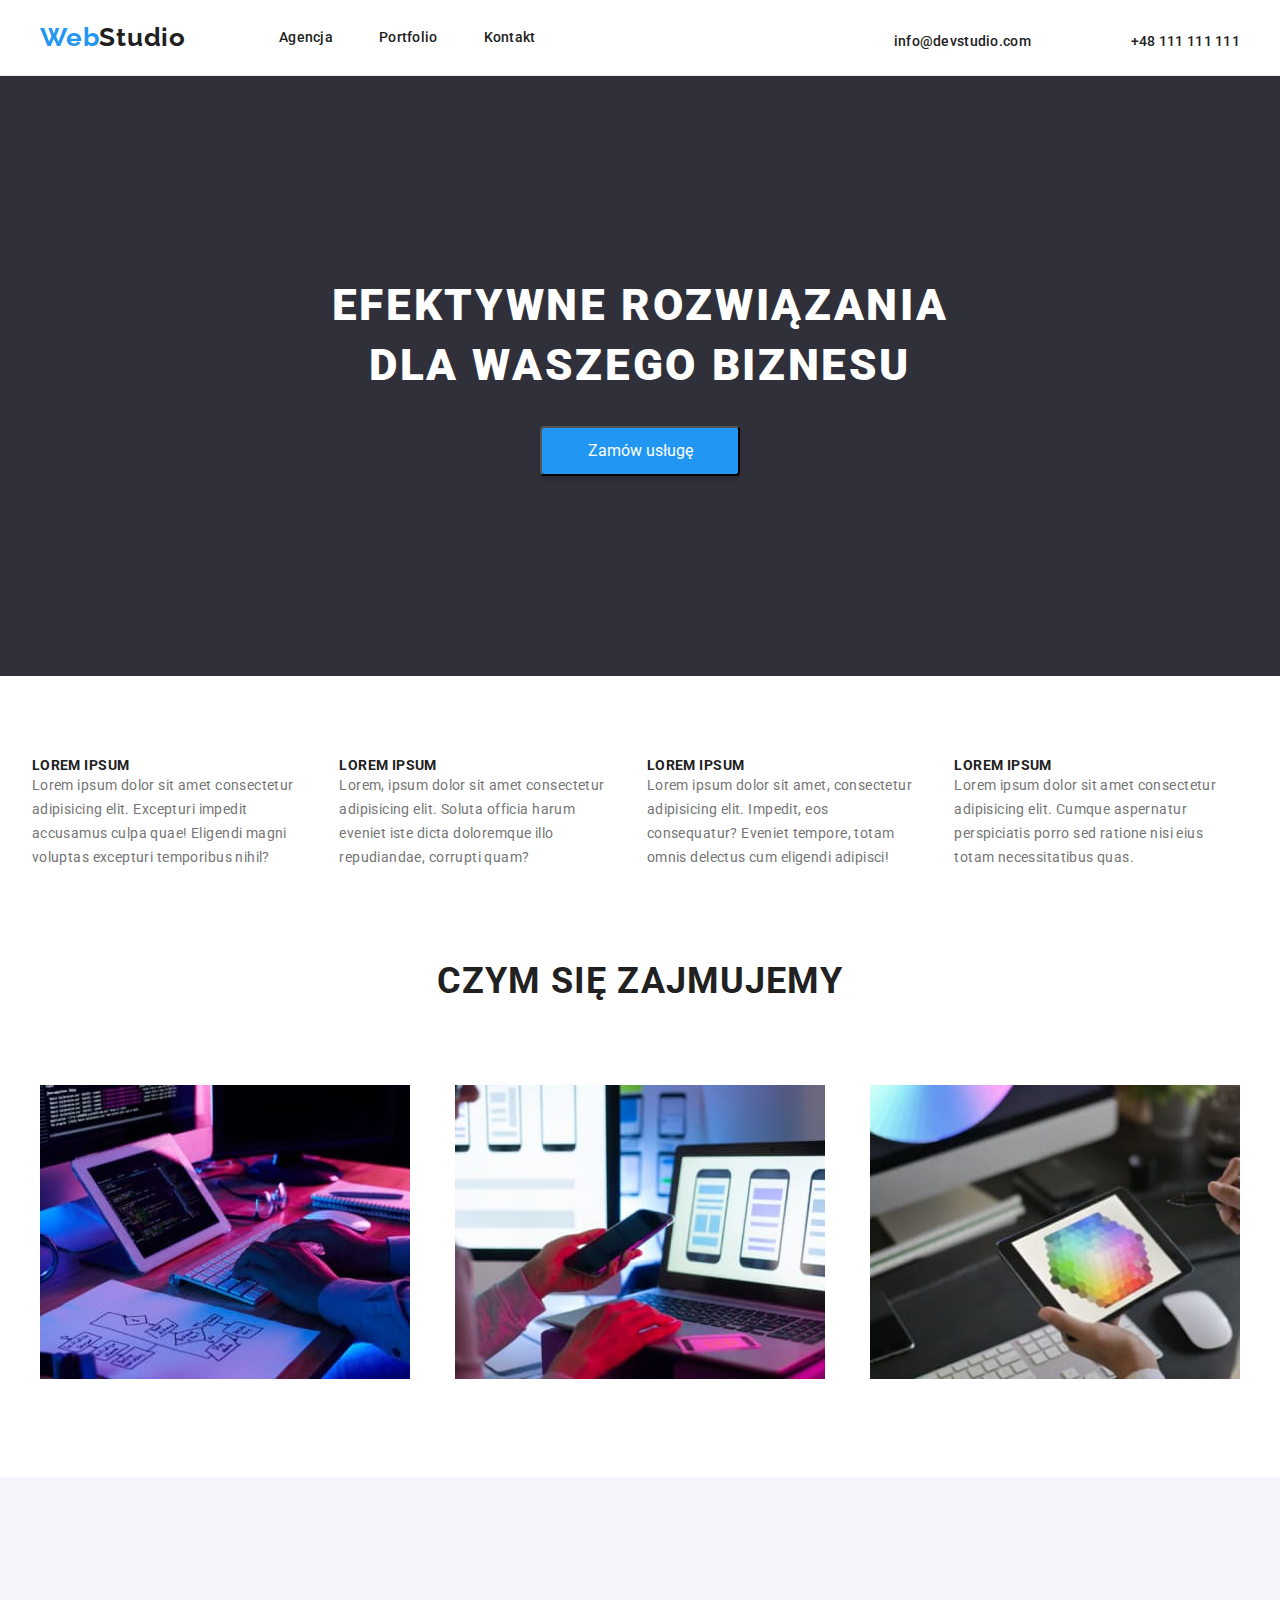
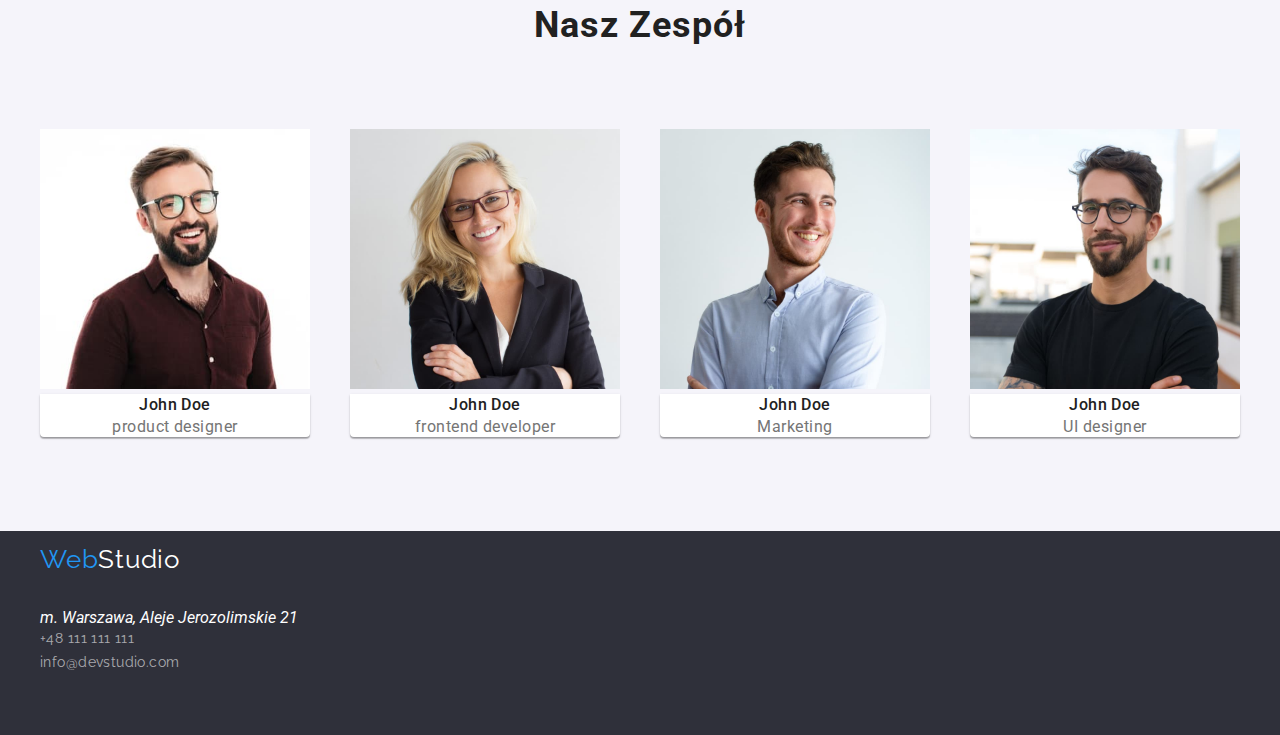
<file: index.html>
<!DOCTYPE html>
<html lang="pl">
  <head>
    <meta charset="UTF-8" />
    <meta http-equiv="X-UA-Compatible" content="IE=edge" />
    <meta name="viewport" content="width=device-width, initial-scale=1.0" />
    <link
      rel="stylesheet"
      href="https://cdnjs.cloudflare.com/ajax/libs/modern-normalize/1.0.0/modern-normalize.min.css"
    />
    <link rel="stylesheet" href="css/styles.css" />
    <link rel="preconnect" href="https://fonts.googleapis.com" />
    <link rel="preconnect" href="https://fonts.gstatic.com" crossorigin />
    <link
      href="https://fonts.googleapis.com/css2?family=Raleway:wght@700&family=Roboto:wght@400;500;700;900&display=swap"
      rel="stylesheet"
    />
    <title>Studio</title>
  </head>
  <body>
    <header>
      <nav class="navigation">
        <div class="container navigation-box">
          <ul class="navigation-list-primary">
            <li class="logo">
              <a class="logo-header" href="#">
                <span class="logo-text-color-primary">Web</span>Studio</a
              >
            </li>
            <li class="agencja">
              <a href="index.html" class="link">Agencja</a>
            </li>
            <li class="portfolio">
              <a href="portfolio.html" class="link">Portfolio</a>
            </li>

            <li class="contact-header">
              <a href="#Kontakt" class="link">Kontakt</a>
            </li>
          </ul>
          <ul class="navigation-list-secondary">
            <li class="contact-phone">
              <a href="#" class="contact-phone">+48 111 111 111</a>
            </li>
            <li class="contact-mail">
              <a href="#" class="contact-mail">info@devstudio.com</a>
            </li>
          </ul>
        </div>
      </nav>
    </header>
    <main class="main">
      <div class="bg_color_top_main">
        <div class="container">
          <section class="title_main">
            <div class="section_main">
              <h1>
                <div class="title title_box">
                  EFEKTYWNE ROZWIĄZANIA DLA WASZEGO BIZNESU
                </div>
              </h1>
              <div class="button_box">
                <button type="button" class="button button_box" :hover :focus>
                  Zamów usługę
                </button>
              </div>
            </div>
          </section>
        </div>
      </div>
      <section class="section_content">
        <div class="container">
          <ul class="content emulated-flex-gap">
            <li>
              <h2 class="title">Lorem Ipsum</h2>
              <p class="text">
                Lorem ipsum dolor sit amet consectetur adipisicing elit.
                Excepturi impedit accusamus culpa quae! Eligendi magni voluptas
                excepturi temporibus nihil?
              </p>
            </li>
            <li>
              <h2 class="title">Lorem Ipsum</h2>
              <p class="text">
                Lorem, ipsum dolor sit amet consectetur adipisicing elit. Soluta
                officia harum eveniet iste dicta doloremque illo repudiandae,
                corrupti quam?
              </p>
            </li>
            <li>
              <h2 class="title">Lorem Ipsum</h2>
              <p class="text">
                Lorem ipsum dolor sit amet, consectetur adipisicing elit.
                Impedit, eos consequatur? Eveniet tempore, totam omnis delectus
                cum eligendi adipisci!
              </p>
            </li>
            <li>
              <h2 class="title">Lorem Ipsum</h2>
              <p class="text">
                Lorem ipsum dolor sit amet consectetur adipisicing elit. Cumque
                aspernatur perspiciatis porro sed ratione nisi eius totam
                necessitatibus quas.
              </p>
            </li>
          </ul>
        </div>
      </section>
      <section class="our_job">
        <div class="container">
          <h2 class="title-main">CZYM SIĘ ZAJMUJEMY</h2>
          <ul class="our_jobs_list">
            <li>
              <img
                class="graph"
                src="images/obrazek1.jpg"
                width="370"
                height="294"
                alt="picture of a programist"
              />
            </li>
            <li>
              <img
                class="graph"
                src="images/obrazek2.jpg"
                width="370"
                height="294"
                alt="picture of a mobile tester"
              />
            </li>
            <li>
              <img
                class="graph"
                src="images/obrazek3.jpg"
                width="370"
                height="294"
                alt="picture of a graphic designer"
              />
            </li>
          </ul>
        </div>
      </section>
      <section class="our_team bg_color_bottom_main">
        <div class="container">
          <h2 class="title-main">Nasz Zespół</h2>
          <ul class="cards">
            <li class="card">
              <figure>
                <img
                  src="images/osoba1.jpg"
                  width="270"
                  height="260"
                  alt="picture of a product designer"
                />
                <figcaption>
                  <p class="person">John Doe</p>
                  <p class="function">product designer</p>
                </figcaption>
              </figure>
            </li>
            <li class="card">
              <figure>
                <img
                  src="images/osoba2.jpg"
                  width="270"
                  height="260"
                  alt="picture of a frontend developer"
                />
                <figcaption>
                  <p class="person">John Doe</p>
                  <p class="function">frontend developer</p>
                </figcaption>
              </figure>
            </li>
            <li class="card">
              <figure>
                <img
                  src="images/osoba3.jpg"
                  width="270"
                  height="260"
                  alt="picture of a marketing"
                />
                <figcaption>
                  <p class="person">John Doe</p>
                  <p class="function">Marketing</p>
                </figcaption>
              </figure>
            </li>
            <li class="card">
              <figure>
                <img
                  src="images/osoba4.jpg"
                  width="270"
                  height="260"
                  alt="picture of a UI designer"
                />
                <figcaption>
                  <p class="person">John Doe</p>
                  <p class="function">UI designer</p>
                </figcaption>
              </figure>
            </li>
          </ul>
        </div>
      </section>
    </main>

    <footer class="footer">
      <div class="container">
        <a href="WebStudio" class="link link_logo"
          ><span class="blue-color">Web</span
          ><span class="white-color">Studio</span></a
        >

        <address class="address">
          <ul>
            <li>
              <p class="white-color">m. Warszawa, Aleje Jerozolimskie 21</p>
            </li>
            <li>
              <a href="tel:+48111111111" class="link">+48 111 111 111</a>
            </li>
            <li>
              <a href="mailto:info@devstudio.com" class="link"
                >info@devstudio.com</a
              >
            </li>
          </ul>
        </address>
      </div>
    </footer>
  </body>
</html>
</file>
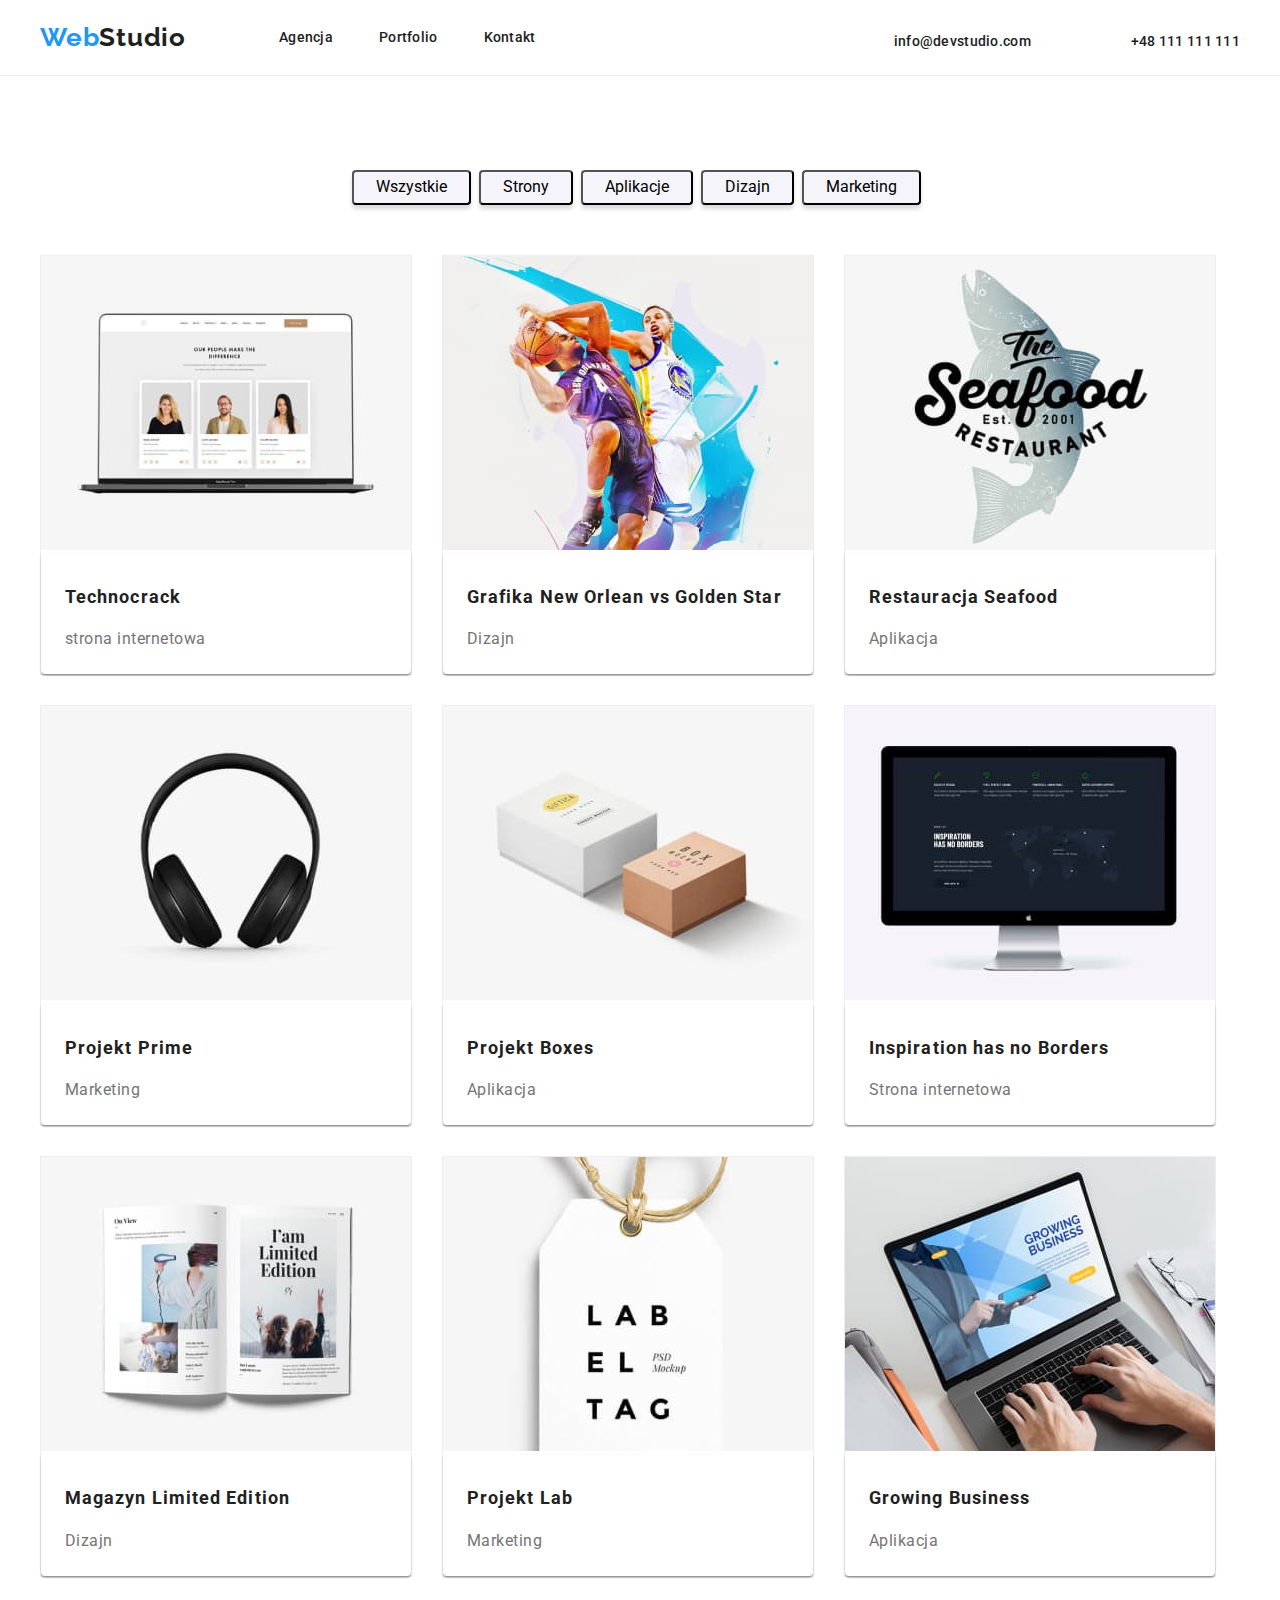
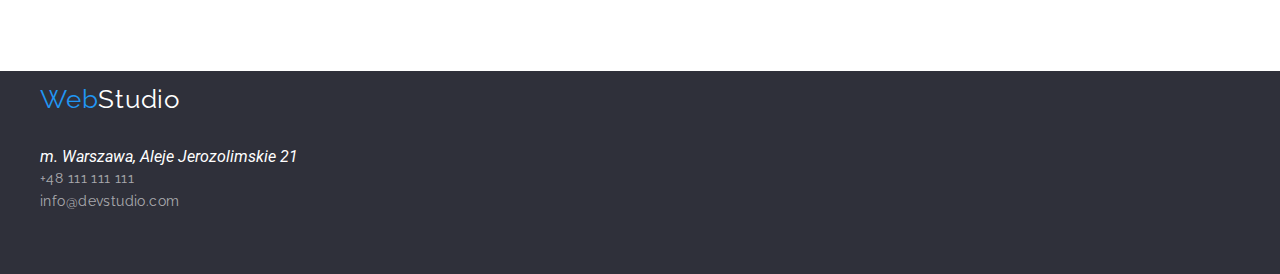
<file: portfolio.html>
<!DOCTYPE html>
<html lang="en">
  <head>
    <meta charset="UTF-8" />
    <meta http-equiv="X-UA-Compatible" content="IE=edge" />
    <meta name="viewport" content="width=device-width, initial-scale=1.0" />
    <link
      rel="stylesheet"
      href="https://cdnjs.cloudflare.com/ajax/libs/modern-normalize/1.0.0/modern-normalize.min.css"
    />
    <link rel="stylesheet" href="css/styles.css" />
    <link rel="preconnect" href="https://fonts.googleapis.com" />
    <link rel="preconnect" href="https://fonts.gstatic.com" crossorigin />
    <link
      href="https://fonts.googleapis.com/css2?family=Raleway:wght@700&family=Roboto:wght@400;500;700;900&display=swap"
      rel="stylesheet"
    />
    <title>Portfolio</title>
  </head>
  <body>
    <header>
      <nav class="navigation">
        <div class="container navigation-box">
          <ul class="navigation-list-primary">
            <li class="logo">
              <a class="logo-header" href="#">
                <span class="logo-text-color-primary">Web</span>Studio</a
              >
            </li>
            <li class="agencja">
              <a href="index.html" class="link">Agencja</a>
            </li>
            <li class="portfolio">
              <a href="portfolio.html" class="link">Portfolio</a>
            </li>

            <li class="contact-header">
              <a href="#Kontakt" class="link">Kontakt</a>
            </li>
          </ul>
          <ul class="navigation-list-secondary">
            <li class="contact-phone">
              <a href="#" class="contact-phone">+48 111 111 111</a>
            </li>
            <li class="contact-mail">
              <a href="#" class="contact-mail">info@devstudio.com</a>
            </li>
          </ul>
        </div>
      </nav>
    </header>
    <main>
      <section class="buttons">
        <div class="container">
          <ul class="buttons-list">
            <li>
              <button type="button" class="button btn_menu">Wszystkie</button>
            </li>
            <li>
              <button type="button" class="button btn_menu">Strony</button>
            </li>
            <li>
              <button type="button" class="button btn_menu">Aplikacje</button>
            </li>
            <li>
              <button type="button" class="button btn_menu">Dizajn</button>
            </li>
            <li>
              <button type="button" class="button btn_menu">Marketing</button>
            </li>
          </ul>
        </div>
      </section>
      <section class="tiles">
        <div class="container">
          <ul class="portfolio-main portfolio-cards">
            <li class="portfolio-card">
              <figure>
                <img
                  class="portfolio-item"
                  src="images/technocrack.jpg"
                  width="370"
                  height="294"
                  alt="laptop z otworzona strona www"
                />
                <figcaption class="portfolio-caption">
                  <p class="name">Technocrack</p>
                  <p class="filter">strona internetowa</p>
                </figcaption>
              </figure>
            </li>
            <li class="portfolio-card">
              <figure>
                <img
                  class="portfolio-item"
                  src="images/neworleangoldenstar.jpg"
                  width="370"
                  height="294"
                  alt="koszykarze dwoch roznych druzyn"
                />
                <figcaption class="portfolio-caption">
                  <p class="name">Grafika New Orlean vs Golden Star</p>
                  <p class="filter">Dizajn</p>
                </figcaption>
              </figure>
            </li>
            <li class="portfolio-card">
              <figure>
                <img
                  class="portfolio-item"
                  src="images/seafood.jpg"
                  width="370"
                  height="294"
                  alt="logo restauracji z ryba"
                />
                <figcaption class="portfolio-caption">
                  <p class="name">Restauracja Seafood</p>
                  <p class="filter">Aplikacja</p>
                </figcaption>
              </figure>
            </li>
            <li class="portfolio-card">
              <figure>
                <img
                  class="portfolio-item"
                  src="images/prime.jpg"
                  width="370"
                  height="294"
                  alt="sluchawki"
                />
                <figcaption class="portfolio-caption">
                  <p class="name">Projekt Prime</p>
                  <p class="filter">Marketing</p>
                </figcaption>
              </figure>
            </li>
            <li class="portfolio-card">
              <figure>
                <img
                  class="portfolio-item"
                  src="images/box.jpg"
                  width="370"
                  height="294"
                  alt="dwa opakowania produktow"
                />
                <figcaption class="portfolio-caption">
                  <p class="name">Projekt Boxes</p>
                  <p class="filter">Aplikacja</p>
                </figcaption>
              </figure>
            </li>
            <li class="portfolio-card">
              <figure>
                <img
                  class="portfolio-item"
                  src="images/borders.jpg"
                  width="370"
                  height="294"
                  alt="ciemna strona z mapa swiata"
                />
                <figcaption class="portfolio-caption">
                  <p class="name">Inspiration has no Borders</p>
                  <p class="filter">Strona internetowa</p>
                </figcaption>
              </figure>
            </li>
            <li class="portfolio-card">
              <figure>
                <img
                  class="portfolio-item"
                  src="images/magazyn.jpg"
                  width="370"
                  height="294"
                  alt="otwarta ksiazka"
                />
                <figcaption class="portfolio-caption">
                  <p class="name">Magazyn Limited Edition</p>
                  <p class="filter">Dizajn</p>
                </figcaption>
              </figure>
            </li>
            <li class="portfolio-card">
              <figure>
                <img
                  class="portfolio-item"
                  src="images/lab.jpg"
                  width="370"
                  height="294"
                  alt="metka na zlotym breloku"
                />
                <figcaption class="portfolio-caption">
                  <p class="name">Projekt Lab</p>
                  <p class="filter">Marketing</p>
                </figcaption>
              </figure>
            </li>
            <li class="portfolio-card">
              <figure>
                <img
                  class="portfolio-item"
                  src="images/bussiness.jpg"
                  width="370"
                  height="294"
                  alt="osoba pracuje przy laptopie"
                />
                <figcaption class="portfolio-caption">
                  <p class="name">Growing Business</p>
                  <p class="filter">Aplikacja</p>
                </figcaption>
              </figure>
            </li>
          </ul>
        </div>
      </section>
    </main>
    <footer class="footer">
      <div class="container">
        <a href="WebStudio" class="link link_logo"
          ><span class="blue-color">Web</span
          ><span class="white-color">Studio</span></a
        >

        <address class="address">
          <ul>
            <li>
              <p class="white-color">m. Warszawa, Aleje Jerozolimskie 21</p>
            </li>
            <li>
              <a href="tel:+48111111111" class="link">+48 111 111 111</a>
            </li>
            <li>
              <a href="mailto:info@devstudio.com" class="link"
                >info@devstudio.com</a
              >
            </li>
          </ul>
        </address>
      </div>
    </footer>
  </body>
</html>
</file>
<file: css/styles.css>
:root {
  --main-color: #212121;
  --secondary-color: #2196f3;
  --third-color: #757575;
}

h1,
h2,
h3,
p,
ul,
li {
  margin: 0;
  padding: 0;
  border: 0;
  font-size: 100%;
  font: inherit;
  vertical-align: baseline;
  list-style-type: none;
}

body {
  font-family: "Roboto", sans-serif;
  background-color: #ffffff;
  color: var(--third-color, grey);
}

ul {
  list-style-type: none;
}

a {
  text-decoration: none;
}

.logo .logo-text-color-primary {
  color: var(--secondary-color, blue);
}
.logo a {
  color: black;
}

.navigation a {
  color: var(--main-color, black);
  font-weight: 500;
  font-size: 14px;
  line-height: 1.14;
  letter-spacing: 0.28px;
}

.navbar .contact {
  font-weight: 500;
  font-size: 14px;
  line-height: 1.143;
  letter-spacing: 0.02em;
}

.logo a {
  font-family: "Raleway";
  font-style: normal;
  font-weight: 700;
  font-size: 26px;
  line-height: 1;
  letter-spacing: 0.78px;
}

.button {
  cursor: pointer;
  width: 200px;
  height: 50px;
  border-radius: 4px;
  box-shadow: 0px 4px 4px 0px rgba(0, 0, 0, 0.15);
}

button:hover,
button:focus {
  color: var(--secondary-color, blue);
}

.navigation a:hover,
.navigation a:focus,
.navigation a:active {
  color: var(--secondary-color, blue);
}

.section_main .title {
  font-style: normal;
  font-weight: 900;
  font-size: 44px;
  line-height: 1.36;
  text-align: center;
  letter-spacing: 0.06em;
  text-transform: uppercase;
  color: #ffffff;
}
.content .text {
  font-size: 14px;
  line-height: 1.71;
  letter-spacing: 0.03em;
}

.content .title {
  font-style: normal;
  font-weight: 700;
  font-size: 14px;
  line-height: 1.14;
  letter-spacing: 0.03em;
  text-transform: uppercase;
  color: var(--main-color, black);
}
.main .title-main {
  font-style: normal;
  font-weight: 700;
  font-size: 36px;
  line-height: 3;
  text-align: center;
  letter-spacing: 0.03em;
  color: var(--main-color, black);
}
.person {
  font-weight: 500;
  font-size: 16px;
  line-height: 1.357;
  text-align: center;
  letter-spacing: 0.03em;
  color: var(--main-color, black);
}
.function {
  line-height: 1.357;
  text-align: center;
  letter-spacing: 0.03em;
}
footer {
  background-color: #2f303a;
}
.footer .link {
  text-decoration: none;
  font-family: "Raleway";
  font-style: normal;
  font-size: 26px;
  line-height: 2.21;
  letter-spacing: 0.03em;
}
.address .white-color,
.footer .white-color {
  color: #ffffff;
}
.address .link {
  font-size: 14px;
  line-height: 1.71;
  letter-spacing: 0.03em;
  color: rgba(255, 255, 255, 0.6);
}
.address .link:hover,
.address .link:focus,
.address .link:active,
.address .white-color:hover,
.address .white-color:focus,
.address .white-color:active,
.footer .link .blue-color {
  color: var(--secondary-color, blue);
}
.portfolio-main .name {
  font-weight: 700;
  font-size: 18px;
  line-height: 2.57;
  letter-spacing: 0.06em;
  color: var(--main-color, black);
}

.portfolio-main .filter {
  font-weight: 400;
  font-size: 16px;
  line-height: 30px;
  letter-spacing: 0.03em;
}

*,
*::before,
*::after {
  padding: 0;
  margin: 0;
  box-sizing: border-box;
}

.container {
  width: 1200px;
  margin: 0 auto;
}

.navigation {
  display: flex;
  align-items: baseline;
  justify-content: space-between;
  border-bottom: 1px solid #ececec;
  padding-top: 24px;
  padding-bottom: 25px;
}

.navigation-list-primary {
  display: flex;
  align-items: center;
  justify-content: flex-start;
  background-color: #ffffff;
}

.navigation-list-secondary {
  display: flex;
  justify-content: flex-end;
  margin-left: auto;
}

.logo {
  background-color: #ffffff;
}

.agencja {
  padding-left: 93px;
}

.portfolio {
  padding-left: 46px;
}

.contact-header {
  padding-left: 46px;
}

header {
  background-color: #ffffff;
  margin: 0 auto;
}

.contact-phone {
  display: block;
  order: 2;
  padding-left: 50px;
}

.contact-mail {
  display: block;
  padding-left: 0px;
  order: 1;
}

.navigation-box {
  display: flex;
  align-items: baseline;
}

.bg_color_top_main {
  background-color: #2f303a;
}

.title-box {
  display: flex;
  justify-content: center;
  max-width: 696px;
}

.section_main {
  display: flex;
  flex-wrap: wrap;
  flex-direction: column;
  padding-left: 252px;
  padding-top: 200px;
  padding-right: 252px;
}

.button_box button {
  display: flex;
  align-items: center;
  justify-content: center;
  width: 200px;
  height: 50px;
  background-color: #2196f3;
  color: #ffffff;
  margin-bottom: 200px;
  flex-shrink: 0;
  margin-top: 30px;
  margin-left: auto;
  margin-right: auto;
}

.content ul {
  display: inline-flex;
  flex-wrap: wrap;
}

.content li {
  display: block;
  margin: 0 30;
  width: 270px;
  height: 75px;
}

.emulated-flex-gap > * {
  margin: 94px auto;
}

.emulated-flex-gap {
  display: inline-flex;
  flex-wrap: wrap;
  margin: -12px 0 0 -12px;
  width: 100%;
  gap: 30px;
}
img {
  margin: 0;
  border: 0;
  border-bottom: 0px;
  border-top: 0px;
  border-style: none;
}

.our_jobs_list {
  display: flex;
  justify-content: space-between;
  align-items: center;
  padding-bottom: 94px;
  padding-top: 50px;
}

.person {
  margin: 0;
  border-bottom: 0px;
  border-top: 0px;
  border-style: none;
}

.function {
  margin: 0 auto;
}

.cards {
  display: flex;
  justify-content: space-between;
  align-items: center;
  padding-bottom: 94px;
  padding-top: 50px;
}

.bg_color_bottom_main {
  background-color: #f5f4fa;
}

figcaption {
  border-top: 0px;
  border-radius: 0px 0px 4px 4px;
  box-shadow: 0px 2px 1px 0px rgba(0, 0, 0, 0.2),
    0px 1px 1px 0px rgba(0, 0, 0, 0.14), 0px 1px 3px 0px rgba(0, 0, 0, 0.12);
  background-color: #ffffff;
}

.our_team .title-main {
  padding-top: 94px;
}

.address {
  padding-top: 20px;
  padding-bottom: 60px;
  list-style-type: none;
}

.link_logo {
  margin: 0px auto;
  padding-top: 60px;
}

.btn_menu {
  width: 100%;
  height: 100%;
  padding: 6px 22px;
  border-radius: 4px;
  background: #f5f4fa;
}
.btn_menu:focus,
.btn_menu:hover,
.btn_menu:active {
  color: #fff;
  text-align: center;
  border-radius: 4px;
  background: #2196f3;
  box-shadow: 0px 2px 2px 0px rgba(0, 0, 0, 0.12),
    0px 1px 2px 0px rgba(0, 0, 0, 0.08), 0px 3px 1px 0px rgba(0, 0, 0, 0.1);
}

.buttons-list {
  display: flex;
  flex-direction: row;
  justify-content: center;
  padding-top: 94px;
  text-align: center;
}

.buttons-list > li {
  padding-right: 8px;
}

.portfolio-cards {
  display: flex;
  flex-wrap: wrap;
  gap: 30px;
  padding: 0;
  list-style: none;
  padding-top: 50px;
  padding-bottom: 94px;
}

.portfolio-card {
  display: block;
  border: 1px solid #eee;
}

.name {
  display: flex;
  padding-top: 20px;
  padding-left: 24px;
}

.filter {
  padding-top: 4px;
  padding-left: 24px;
  line-height: 30px;
}

.portfolio-caption {
  max-width: 370px;
  padding-bottom: 20px;
}

figure {
  margin-inline: 0px;
}
</file>
